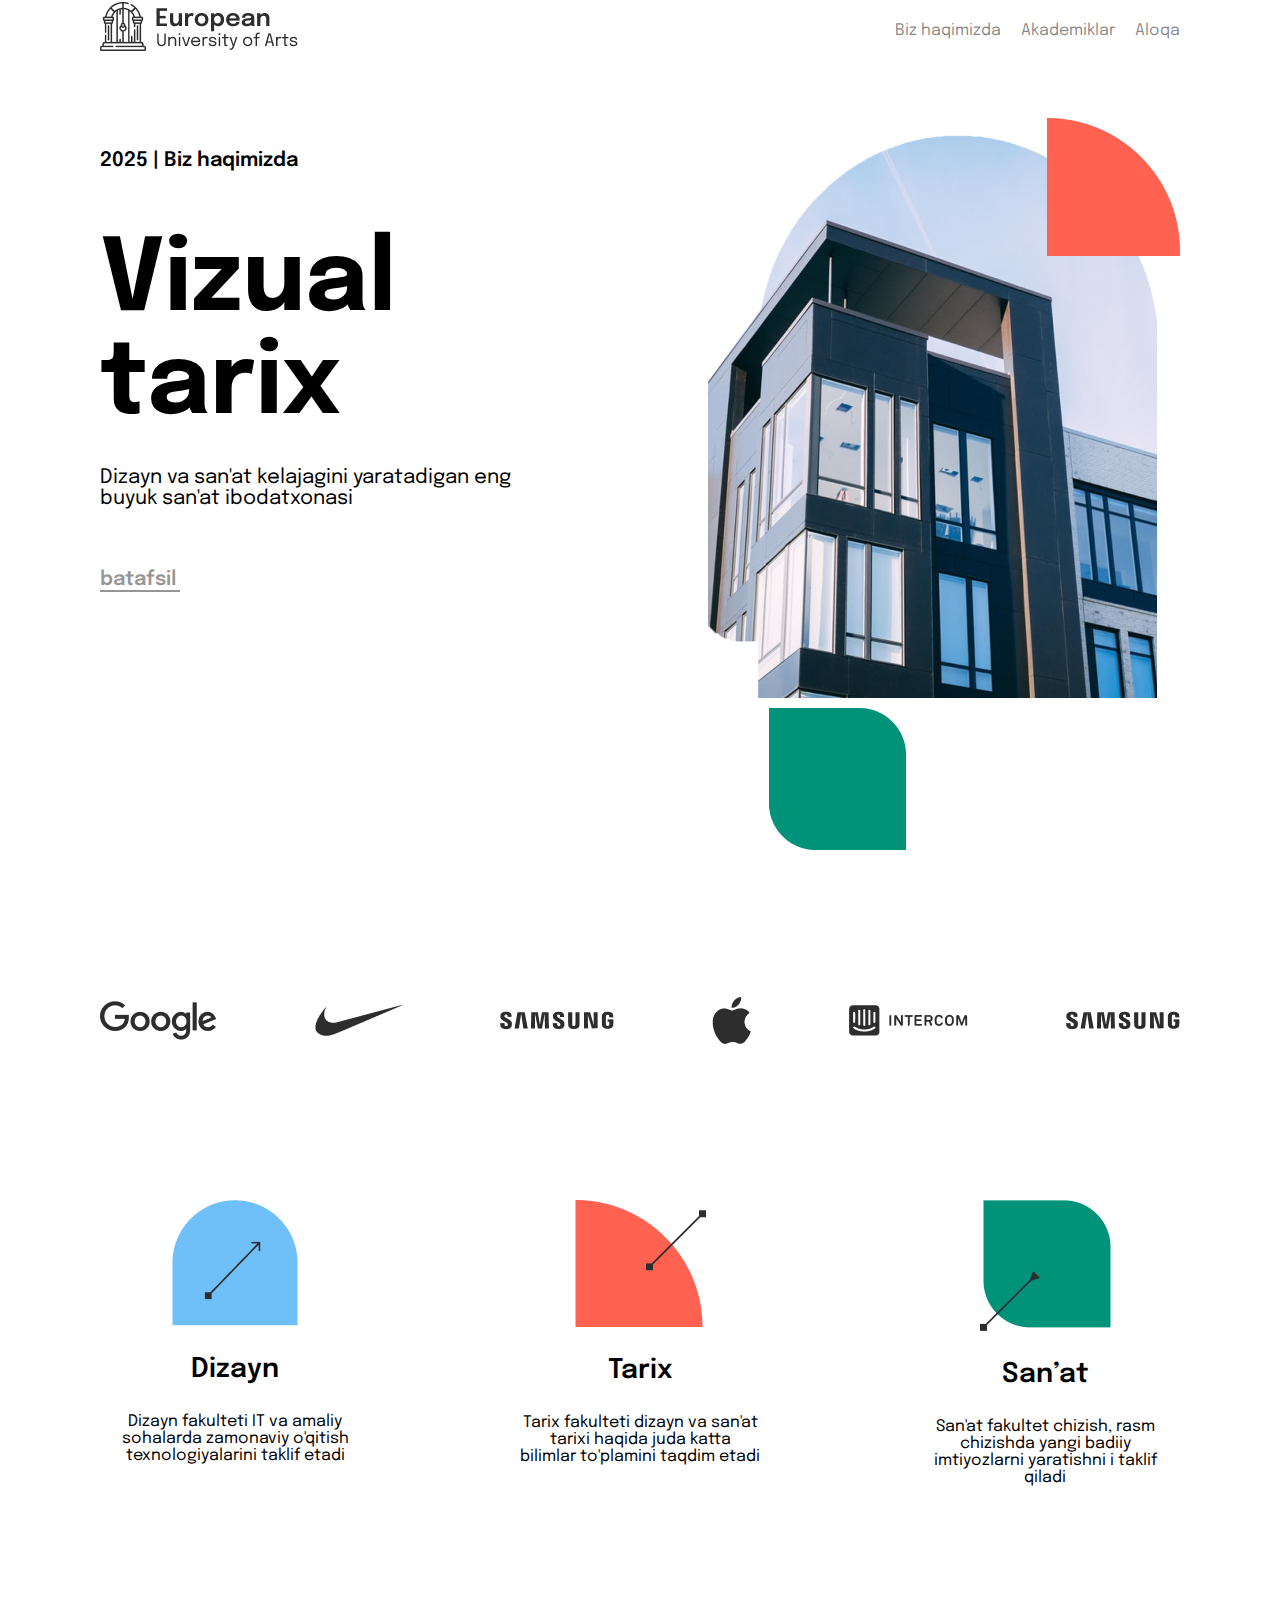
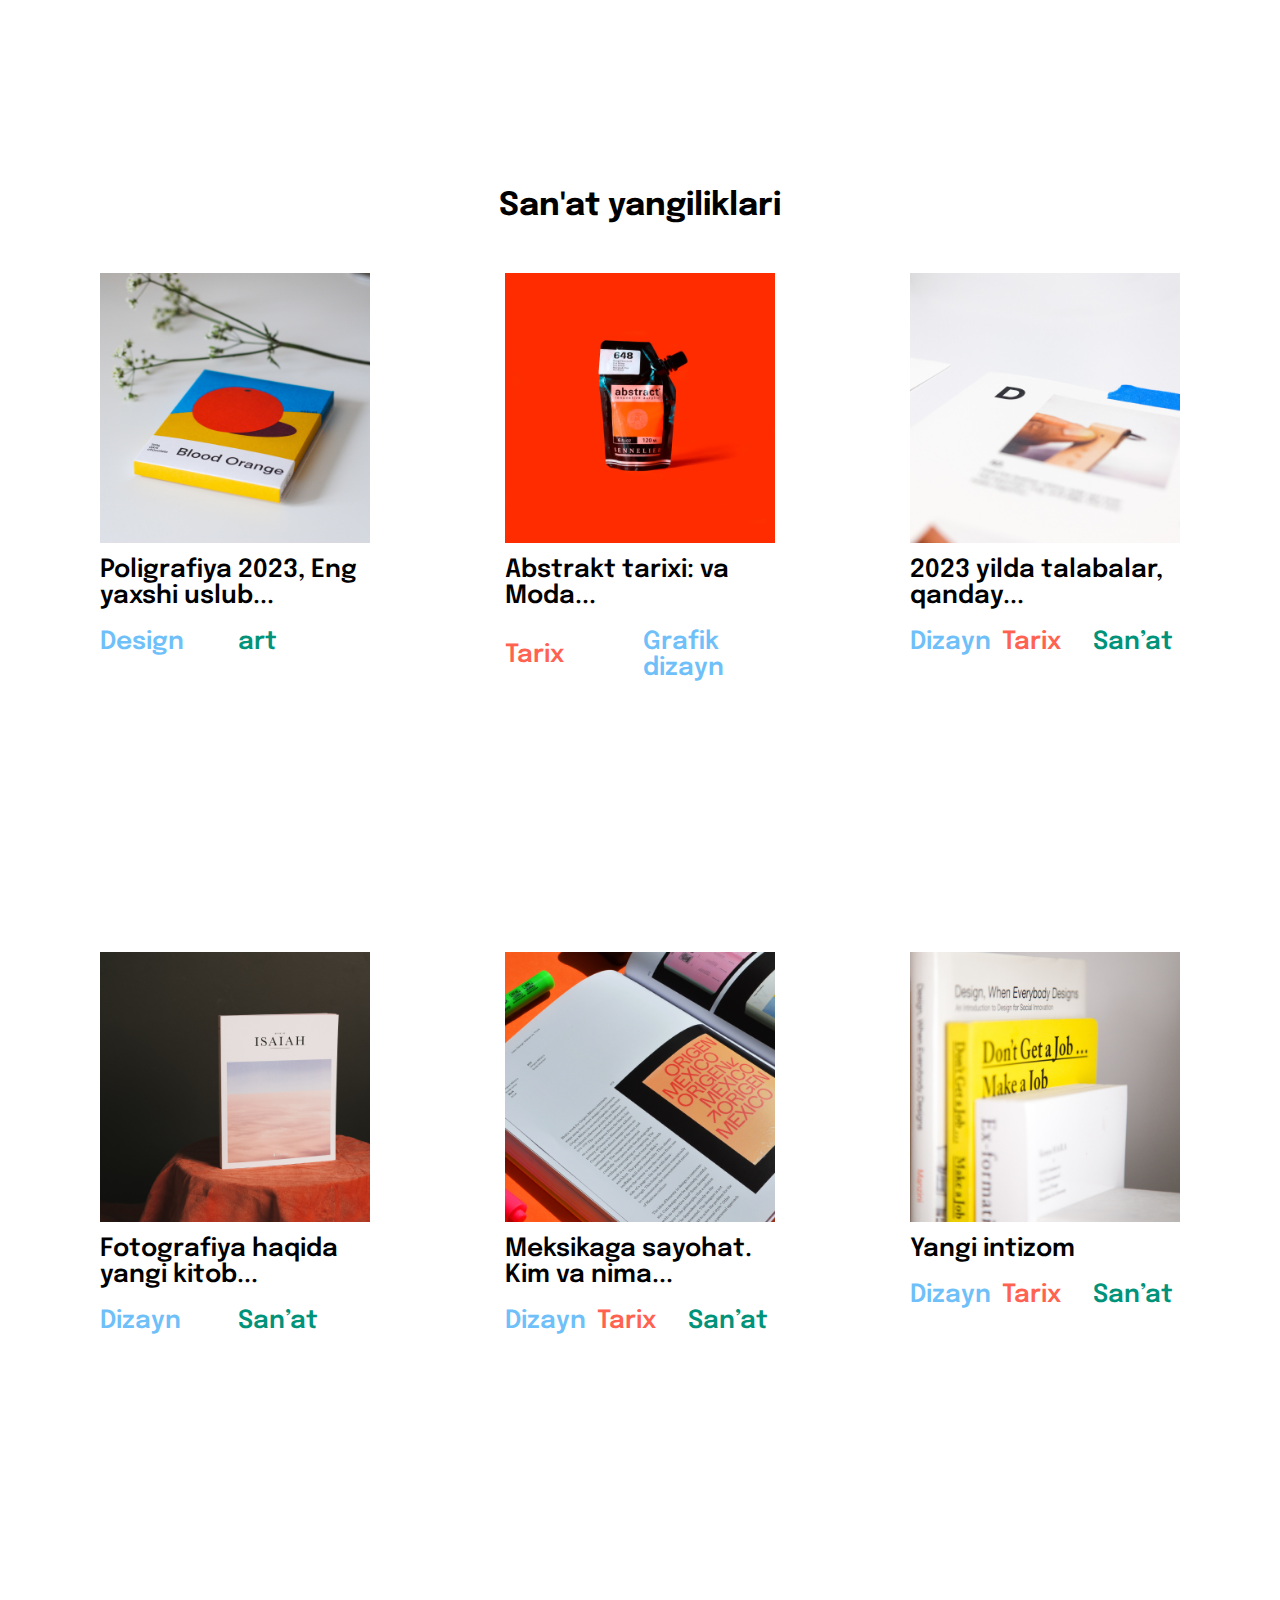
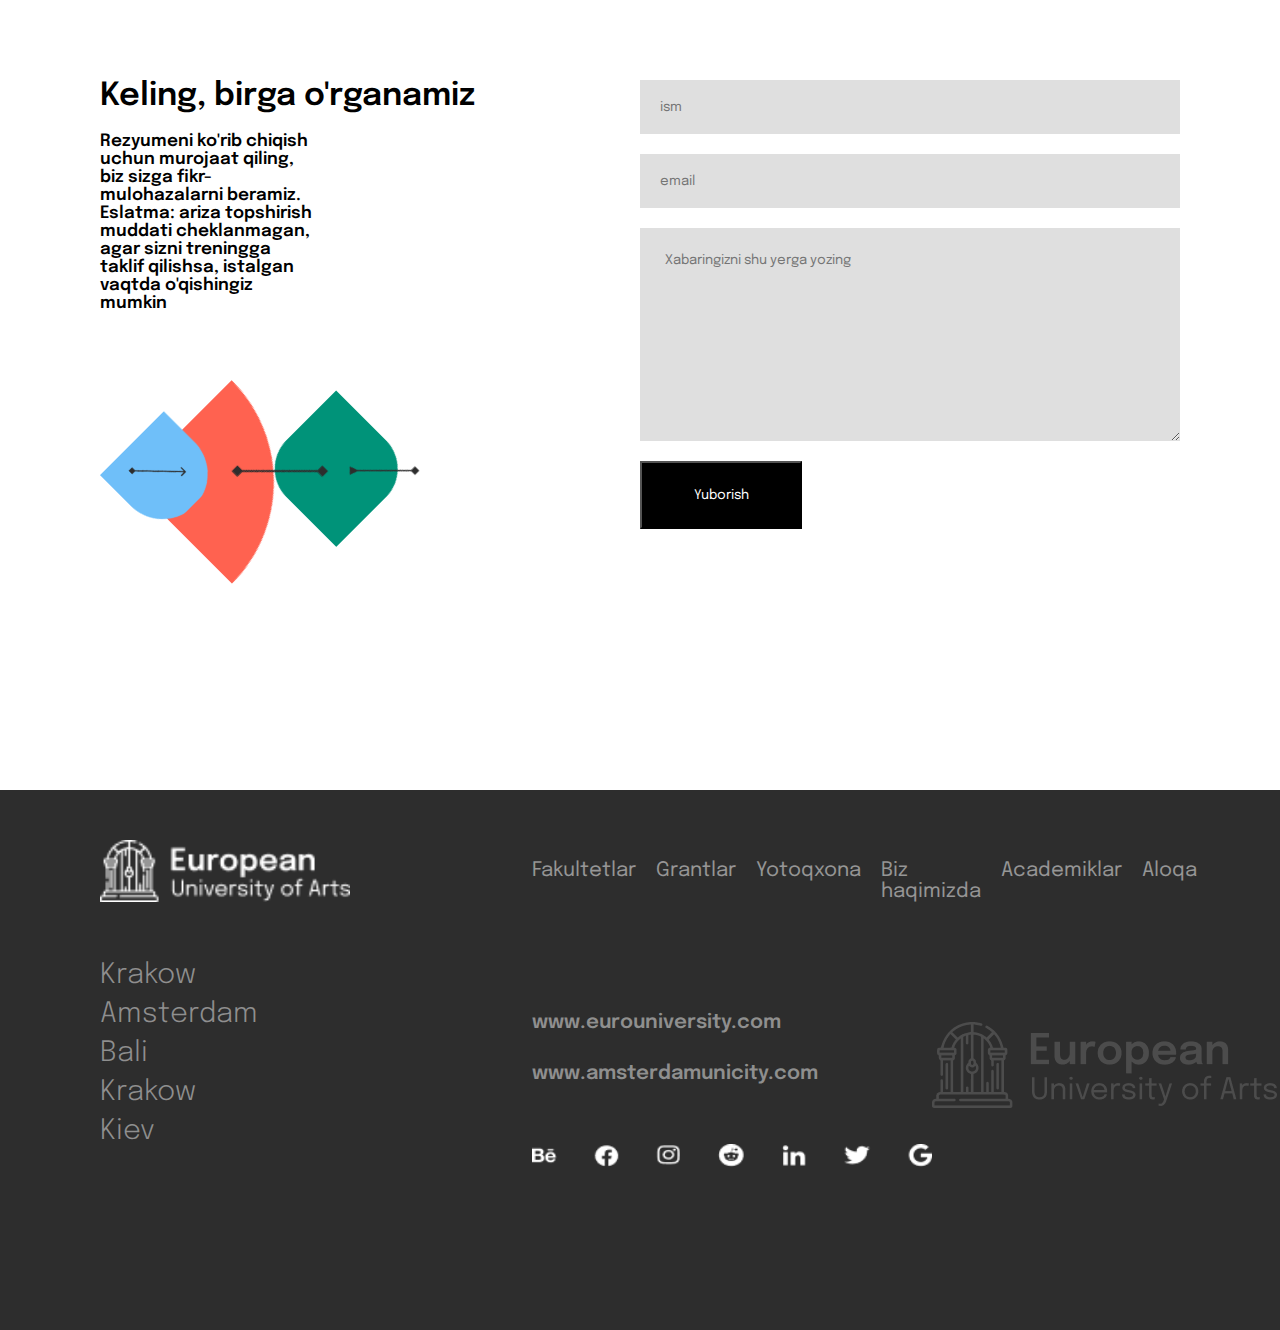
<file: index.html>
<!DOCTYPE html>
<html lang="en">

<head>
    <meta charset="UTF-8">
    <meta name="viewport" content="width=device-width, initial-scale=1.0">
    <title>Document</title>
    <link rel="stylesheet" href="./hjk.css">
    <link rel="preconnect" href="https://fonts.googleapis.com">
    <link rel="preconnect" href="https://fonts.gstatic.com" crossorigin>
    <link href="https://fonts.googleapis.com/css2?family=Epilogue:ital,wght@0,100..900;1,100..900&display=swap"
        rel="stylesheet">
</head>

<body>
    <nav>
        <a href="">
            <img src="./assets/Group 5427.png" alt="">
        </a>
        <ul>
            <li><a href="#">Biz haqimizda</a></li>
            <li><a href="#">Akademiklar</a></li>
            <li><a href="./contact.html">Aloqa</a></li>
        </ul>
    </nav>
    <div class="home">
        <div class="text" style="padding-top: 150px;">
            <p>2025 | Biz haqimizda</p>
            <h1 style="width: 20%;">Vizual tarix</h1>
            <h4>Dizayn va san'at kelajagini yaratadigan eng buyuk san'at ibodatxonasi</h4>
            <span style="color: #2D2D2D80; font-size: 20px;">
                <p style="border-bottom: 2px solid #2D2D2D80; width: 80px;">batafsil</p>
            </span>
        </div>
        <div class="image">
            <img src="./assets/123131 1.png" alt="">
            <img src="./assets/Rectangle 20.png" alt="">
            <img src="./assets/Rectangle 24.png" alt="">
        </div>
    </div>
    <div class="sponsor">
        <img src="./assets/Group 5334.png" alt="">
        <img src="./assets/image 1 (Traced).png" alt="">
        <img src="./assets/image 5 (Traced).png" alt="">
        <img src="./assets/image 2 (Traced).png" alt="">
        <img src="./assets/image 3 (Traced).png" alt="">
        <img src="./assets/image 5 (Traced).png" alt="">
    </div>
    <div class="about">
        <div class="box">
            <img src="./assets/1.png" alt="">
            <h3>Dizayn</h3>
            <p>Dizayn fakulteti IT va amaliy sohalarda zamonaviy o'qitish texnologiyalarini taklif etadi</p>
        </div>
        <div class="box">
            <img src="./assets/2.png" alt="">
            <h3>Tarix</h3>
            <p>Tarix fakulteti dizayn va san'at tarixi haqida juda katta bilimlar to'plamini taqdim etadi</p>
        </div>
        <div class="box">
            <img src="./assets/3.png" alt="">
            <h3>San’at</h3>
            <p>San'at fakultet chizish, rasm chizishda yangi badiiy imtiyozlarni yaratishni i taklif qiladi</p>
        </div>
    </div>
    <div class="art">
        <h1>San'at yangiliklari</h1>
        <div class="all">
            <div class="box">
                <img src="./assets/first.png" alt="">
                <p>Poligrafiya 2023, Eng yaxshi uslub...</p>
                <span style="display: flex; align-items: center; gap: 5px;">
                    <p style="color: #6FBFF9;">Design</p>
                    <p style="color: #009379;">art</p>
                </span>
            </div>
            <div class="box">
                <img src="./assets/second.png" alt="">
                <p>Abstrakt tarixi: va Moda...</p>
                <span style="display: flex; align-items: center; gap: 5px;">
                    <p style="color: #FF6250;">Tarix</p>
                    <p style="color: #6FBFF9;">Grafik dizayn</p>
                </span>
            </div>
            <div class="box">
                <img src="./assets/third.png" alt="">
                <p>2023 yilda talabalar, qanday...</p>
                <span style="display: flex; align-items: center; gap: 5px;">
                    <p style="color: #6FBFF9;">Dizayn</p>
                    <p style="color: #FF6250;">Tarix</p>
                    <p style="color: #009379;">San’at</p>
                </span>
            </div>
            <div class="box">
                <img width="325" src="./assets/fourth.png" alt="">
                <p>Fotografiya haqida yangi kitob...</p>
                <span style="display: flex; align-items: center; gap: 5px;">
                    <p style="color: #6FBFF9;">Dizayn</p>
                    <p style="color: #009379;">San’at</p>
                </span>
            </div>
            <div class="box">
                <img src="./assets/fifth.png" alt="">
                <p>Meksikaga sayohat. Kim va nima...</p>
                <span style="display: flex; align-items: center; gap: 5px;">
                    <p style="color: #6FBFF9;">Dizayn</p>
                    <p style="color: #FF6250;">Tarix</p>
                    <p style="color: #009379;">San’at</p>
                </span>
            </div>
            <div class="box">
                <img src="./assets/sixth.png" alt="">
                <p>Yangi intizom</p>
                <span style="display: flex; align-items: center; gap: 5px;">
                    <p style="color: #6FBFF9;">Dizayn</p>
                    <p style="color: #FF6250;">Tarix</p>
                    <p style="color: #009379;">San’at</p>
                </span>
            </div>
        </div>
    </div>
    <div class="study">
        <div class="text1">
            <h1>Keling, birga o'rganamiz</h1>
            <p>Rezyumeni ko'rib chiqish uchun murojaat qiling, biz sizga fikr-mulohazalarni beramiz. Eslatma: ariza
                topshirish muddati cheklanmagan, agar sizni treningga taklif qilishsa, istalgan vaqtda o'qishingiz
                mumkin</p>
                <img src="./assets/Group 5414 (1).png" alt="">
        </div>
        <form action="#">
            <input type="text" placeholder="ism" class="input1">
            <input type="text" placeholder="email" class="input1">
            <textarea name="" id="" placeholder="Xabaringizni shu yerga yozing"></textarea>
            <button type="submit" class="submit">Yuborish</button>
        </form>
    </div>
    <div class="footer">
        <div class="logo">
            <img width="250" src="./assets/Union (1).png" alt="">
            <div style="margin-top: 50px;">
                <h4>Krakow</h4>
                <h4>Amsterdam</h4>
                <h4>Bali</h4>
                <h4>Krakow</h4>
                <h4>Kiev</h4>
            </div>
        </div>
        <div class="text">
            <ul style="display: flex; gap: 20px;">
                <li><a href="#">Fakultetlar</a></li>
                <li><a href="#">Grantlar</a></li>
                <li><a href="#">Yotoqxona</a></li>
                <li><a href="#">Biz haqimizda</a></li>
                <li><a href="#">Academiklar</a></li>
                <li><a href="#">Aloqa</a></li>
            </ul>
            <div style="display: flex; justify-content: space-between; align-items: center;  ">
                <div style="display: flex; flex-direction: column;
          gap: 30px; margin-top: 50px;">
                    <p>www.eurouniversity.com</p>
                    <p>www.amsterdamunicity.com</p>
                    <img style="margin-top: 30px;" width="400" src="./assets/Group 5510.png" alt="">
                </div>
                <img width="350" src="./assets/Union (2).png" alt="">
            </div>
            
        </div>

    </div>

</body>

</html>
</file>
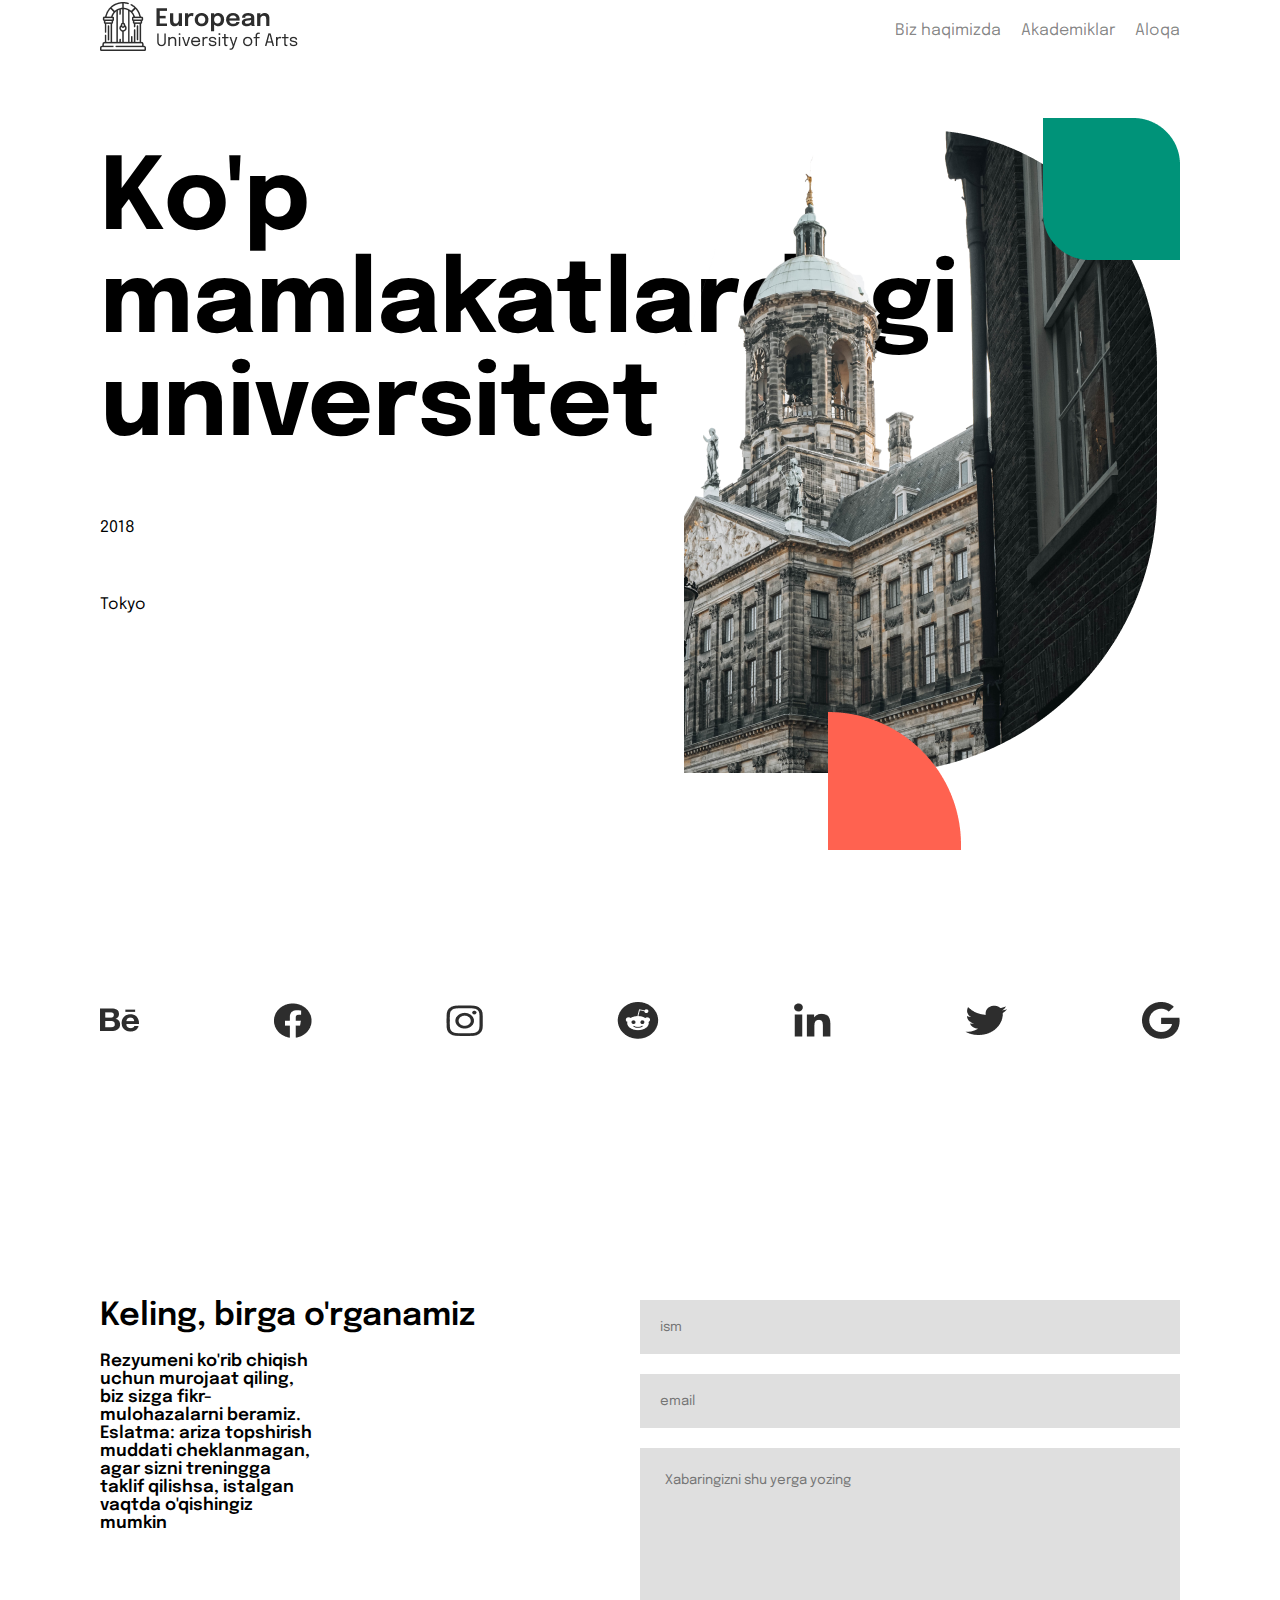
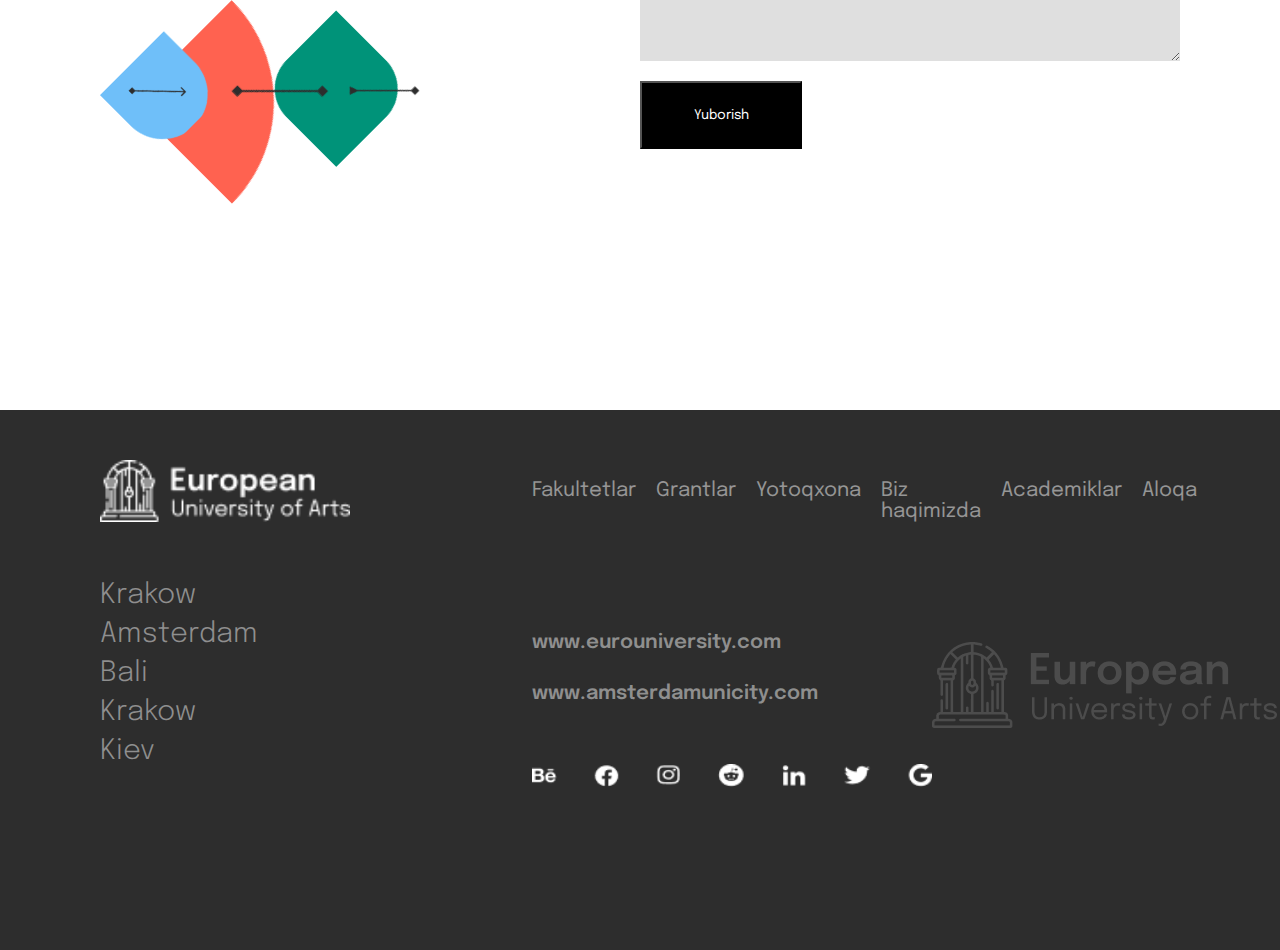
<file: contact.html>
<!DOCTYPE html>
<html lang="en">
<head>
    <meta charset="UTF-8">
    <meta name="viewport" content="width=device-width, initial-scale=1.0">
    <title>Document</title>
    <link rel="stylesheet" href="./hjk.css">
    <link rel="preconnect" href="https://fonts.googleapis.com">
    <link rel="preconnect" href="https://fonts.gstatic.com" crossorigin>
    <link href="https://fonts.googleapis.com/css2?family=Epilogue:ital,wght@0,100..900;1,100..900&display=swap"
        rel="stylesheet">
</head>
<body>
    <div class="container">
        <nav>
            <a href="">
                <img src="./assets/Group 5427.png" alt="">
            </a>
            <ul>
                <li><a href="#">Biz haqimizda</a></li>
                <li><a href="#">Akademiklar</a></li>
                <li><a href="./contact.html">Aloqa</a></li>
            </ul>
        </nav>
        <div class="home">
            <div class="text" style="padding-top: 150px;">
                <h1 style="width: 20%;">Ko'p mamlakatlardagi universitet</h1>
                <p1>2018</p1>
                <p1>Tokyo</p1>    
                </span>
            </div>
            <div class="image">
                <img src="./assets/Amser one 1.png" alt="">
                <img src="./assets/Rectangle 24.png" alt="">
                <img src="./assets/Rectangle 20.png" alt="">
            </div>
        </div>
        <div class="sponsor">
            <img src="./assets/Vector.png" alt="">
            <img src="./assets/Vector (1).png" alt="">
            <img src="./assets/Vector (2).png" alt="">
            <img src="./assets/Vector (3).png" alt="">
            <img src="./assets/Vector (4).png" alt="">
            <img src="./assets/Vector (5).png" alt="">
            <img src="./assets/Vector (6).png" alt="">
        </div>
        <div class="study">
        <div class="text1">
            <h1>Keling, birga o'rganamiz</h1>
            <p>Rezyumeni ko'rib chiqish uchun murojaat qiling, biz sizga fikr-mulohazalarni beramiz. Eslatma: ariza
                topshirish muddati cheklanmagan, agar sizni treningga taklif qilishsa, istalgan vaqtda o'qishingiz
                mumkin</p>
                <img src="./assets/Group 5414 (1).png" alt="">
        </div>
        <form action="#">
            <input type="text" placeholder="ism" class="input1">
            <input type="text" placeholder="email" class="input1">
            <textarea name="" id="" placeholder="Xabaringizni shu yerga yozing"></textarea>
            <button type="submit" class="submit">Yuborish</button>
        </form>
    </div>
    <div class="footer">
        <div class="logo">
            <img width="250" src="./assets/Union (1).png" alt="">
            <div style="margin-top: 50px;">
                <h4>Krakow</h4>
                <h4>Amsterdam</h4>
                <h4>Bali</h4>
                <h4>Krakow</h4>
                <h4>Kiev</h4>
            </div>
        </div>
        <div class="text">
            <ul style="display: flex; gap: 20px;">
                <li><a href="#">Fakultetlar</a></li>
                <li><a href="#">Grantlar</a></li>
                <li><a href="#">Yotoqxona</a></li>
                <li><a href="#">Biz haqimizda</a></li>
                <li><a href="#">Academiklar</a></li>
                <li><a href="#">Aloqa</a></li>
            </ul>
            <div style="display: flex; justify-content: space-between; align-items: center;  ">
                <div style="display: flex; flex-direction: column;
          gap: 30px; margin-top: 50px;">
                    <p>www.eurouniversity.com</p>
                    <p>www.amsterdamunicity.com</p>
                    <img style="margin-top: 30px;" width="400" src="./assets/Group 5510.png" alt="">
                </div>
                <img width="350" src="./assets/Union (2).png" alt="">
            </div>
        </div>

    </div>
    </div>
</body>
</html>
</file>
<file: hjk.css>
* {
    margin: 0;
    padding: 0;
    box-sizing: border-box;
    list-style: none;
    text-decoration: none;
    font-family: Epilogue;
}

nav {
    width: 100%;
    height: 60px;
    display: flex;
    justify-content: space-between;
    align-items: center;
    padding: 10px 100px;
    position: fixed;
    background-color: white;
    z-index: 10;
}

ul {
    display: flex;
    gap: 20px;
}

.home {
    width: 100%;
    height: calc(100vh - 60px);
    display: flex;
    justify-content: space-between;
    padding: 80px 100px 0px 100px;
}

.text {
    width: 50%;
    height: auto;
    display: flex;
    flex-direction: column;
    gap: 60px;
    padding: 100px 0px;
}

.text p {
    font-size: 20px;
    font-weight: 600;
}

.text h1 {
    font-size: 100px;
    font-weight: 700;
}

.text h4 {
    font-size: 20px;
    font-weight: 400;
    width: 417px;
    margin-top: -30px;
}

nav a {
    color: #0000007b;
}

.image {
    width: 50%;
    height: 100%;
    position: relative;
}

.image img:first-child {
    position: absolute;
    top: 50px;
    right: 23px;
}

.image img:nth-child(2) {
    position: absolute;
    top: 38px;
    right: 0px;
    
}

.image img:last-child {
    position: absolute;
    bottom: -10px;
    left: 80px;
}

.sponsor {
    width: 100%;
    height: 40vh;
    display: flex;
    justify-content: space-between;
    align-items: center;
    gap: 50px;
    padding: 0px 100px;
}

.about {
    width: 100%;
    height: 60vh;
    display: flex;
    justify-content: space-between;
    align-items: center;
    padding: 0px 100px;
}

.about .box {
    width: 25%;
    height: 100%;
    display: flex;
    justify-content: start;
    flex-direction: column;
    align-items: center;
    gap: 30px;
}

.box h3 {
    font-size: 27px;
    font-weight: 600;
}

.box p {
    font-weight: 400;
    text-align: center;
    width: 240px;
}

.art {
    width: 100%;
    height: 160vh;
    padding: 0px 100px;
    display: flex;
    flex-direction: column;
    align-items: center;
}

.art h1 {
    text-align: center;
    padding: 50px 0px;
}

.all {
    width: 100%;
    height: 100%;
    display: flex;
    justify-content: space-between;
    gap: 50px;
    flex-wrap: wrap;
}

.all .box {
    width: 25%;
    height: 30%;
}

.all .box img {
    width: 100%;
}

.all .box p {
    text-align: start;
    font-weight: 600;
    width: 100%;
    padding: 10px 0px;
}

.all .box p {
    font-size: 25px;
}

.footer {
    width: 100%;
    height: 60vh;
    background-color: #2D2D2D;
    color: #ffffff77;
    padding: 50px 100px;
    display: flex;
    flex-wrap: wrap;
    justify-content: space-between;
}
.footer h4{
    font-size: 28px;
    font-weight: 300;
    padding: 5px 0px;
}

.footer ul a{
    color: #ffffff80;
    font-size: 20px;
}
.text{
    width: 60%;
    height: 100%;
    margin-top: -80px;
}
.study{
    width: 100%;
    height: 90vh;
    display: flex;
    justify-content: space-between;
    padding: 0px 100px;

}
.study .text1{
    width: 50%;
    height: 100%;
    padding-top: 100px ;

}
.text1 h1{
    font-size: 32px;
    font-weight: 600;
}
.text1 p{
    font-size: 32px ;
    font-weight: 600;
}
.text1 p{
    width: 40%;
    line-height: 18px;
    font-size: 17px;
    margin-top: 20px;
}
form{
    width: 50%;
    height: 100%;
    display: flex;
    flex-direction: column;
    align-items: start;
    padding-top: 100px;
    gap: 20px;

}
.input1{
    width: 100%;
    padding: 20px;
    background-color: #DFDFDF;
    border: none;

}
.input2{
    width: 100%;
    padding: 20px;
    background-color: #DFDFDF;
    border: none;

}
textarea{
    width: 100%;
    height: 30%;
    background-color: #DFDFDF;
    border: none;
    padding: 25px;
    color: #2D2D2D80;
}
.submit{
    width: 30%;
    padding: 25px;
    color: #fff;
    background-color: #000;
}
nav ul a:hover{
    color: #000;
    border-bottom: 2px solid #000;
    padding: 3px 0px;
    transition: 2s;
}
</file>
